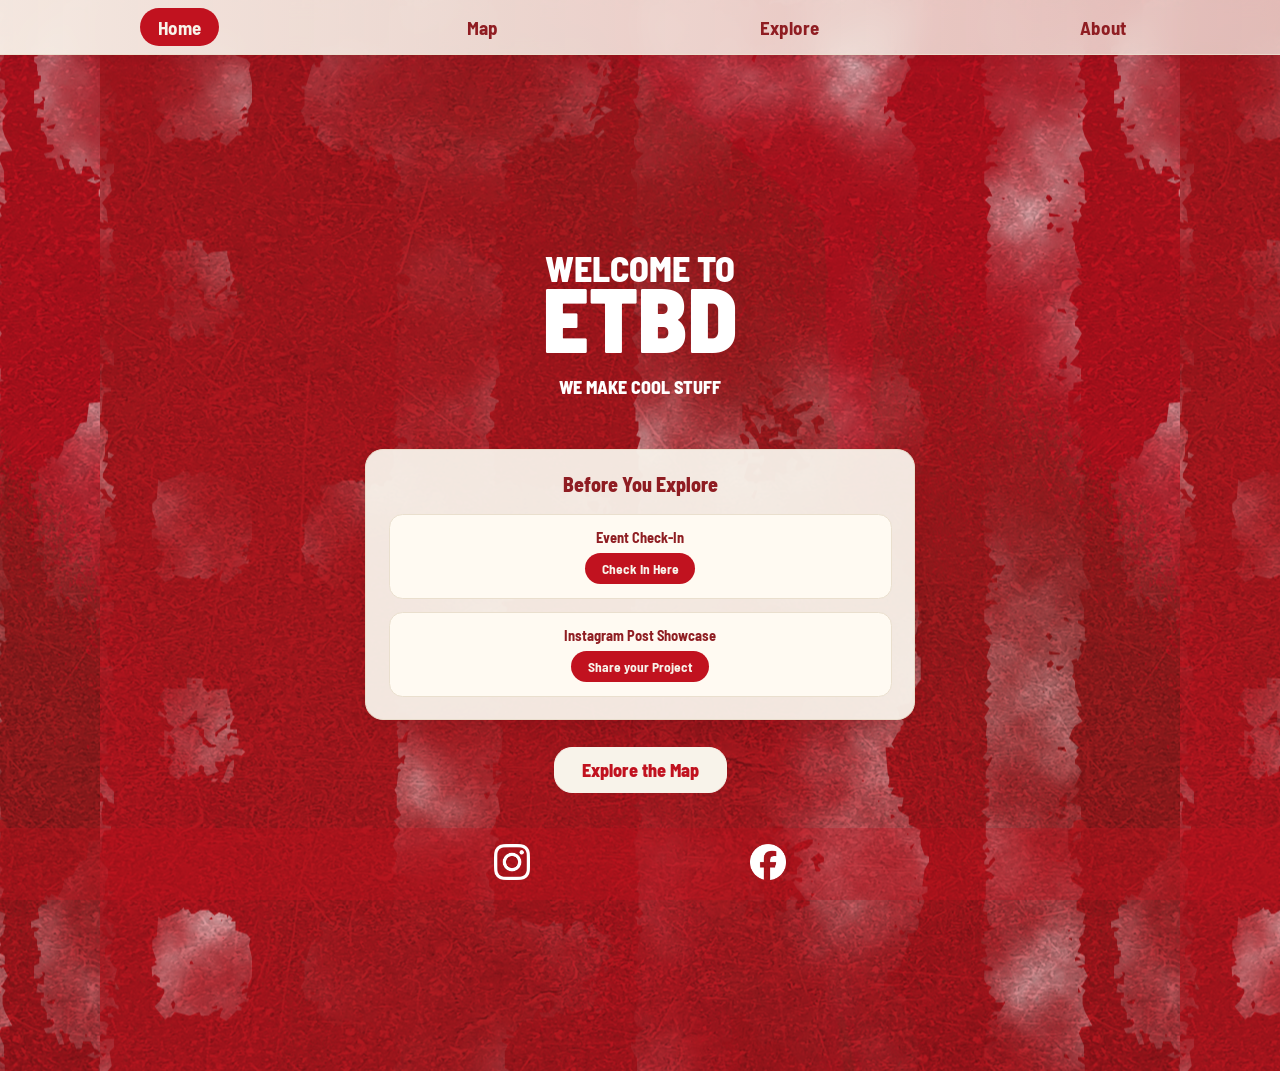
<file: index.html>
<!DOCTYPE html>
<html lang="en">
<head>

<!-- Google tag (gtag.js) -->
<script async src="https://www.googletagmanager.com/gtag/js?id=G-32Y0ZCCJEY"></script>
<script>
  window.dataLayer = window.dataLayer || [];
  function gtag(){dataLayer.push(arguments);}
  gtag('js', new Date());

  gtag('config', 'G-32Y0ZCCJEY');
</script>
    
    <meta charset="UTF-8">
    <meta name="viewport" content="width=device-width, initial-scale=1.0">
    <title>Home | ETBD Expo</title>
    <link rel="stylesheet" href="styles.css">
  <link rel="icon" type="image/png" href="img/expo-logo.png">
  <link href="https://fonts.googleapis.com/css2?family=Barlow+Semi+Condensed:wght@400;600;700;900&display=swap" rel="stylesheet">

</head>
<body>

    <div class="navigationBar">
        <ul>
            <li class="currentPage">
                Home
            </li>
            <li onclick="pageLocation('map')">
                Map
            </li>
            <li onclick="pageLocation('students')">
                Explore
            </li>
            <li onclick="pageLocation('about')">
                About
            </li>
        </ul>
    </div>
    <div class="welcome">
        WELCOME TO <br> <span>ETBD</span>
        <br>
        <div class="weMakeCoolStuff">
            WE MAKE COOL STUFF
        </div>
    </div>


<div class="homeLinksCard">
    <div class="homeLinksTitle">Before You Explore</div>
    
    <div class="homeLinkItem">
        <div class="homeLinkLabel">Event Check-In</div>
        <a href="https://docs.google.com/forms/d/1D2HYz9ed_ILV8TLLqUO8bffHyYlNYxWd59dJfTVcyK4/viewform?edit_requested=true&embedded=true" target="_blank">
            Check In Here
        </a>
    </div>

    <div class="homeLinkItem">
        <div class="homeLinkLabel">Instagram Post Showcase</div>
        <a href="https://docs.google.com/forms/d/e/1FAIpQLSdV9cLhLncEtPwNvlIvVVVgWW2L2VrUr2bzjmzdOdO4sL8mnQ/viewform?usp=dialog" target="_blank">
            Share your Project
        </a>
    </div>
</div>
  
  
<div class="ctaButton" onclick="pageLocation('map')">Explore the Map</div>    
    <div class="footerHolder">
        <div class="footer">
            <ul>
                <li onclick="goInstagram()">
                    <img src="img/instagram.png">
                </li>
                <li onclick="goFacebook()">
                    <img src="img/facebook.png">
                </li>
            </ul>
        </div>
    </div>
    <script src="script.js"></script>
</body>
</html>
</file>
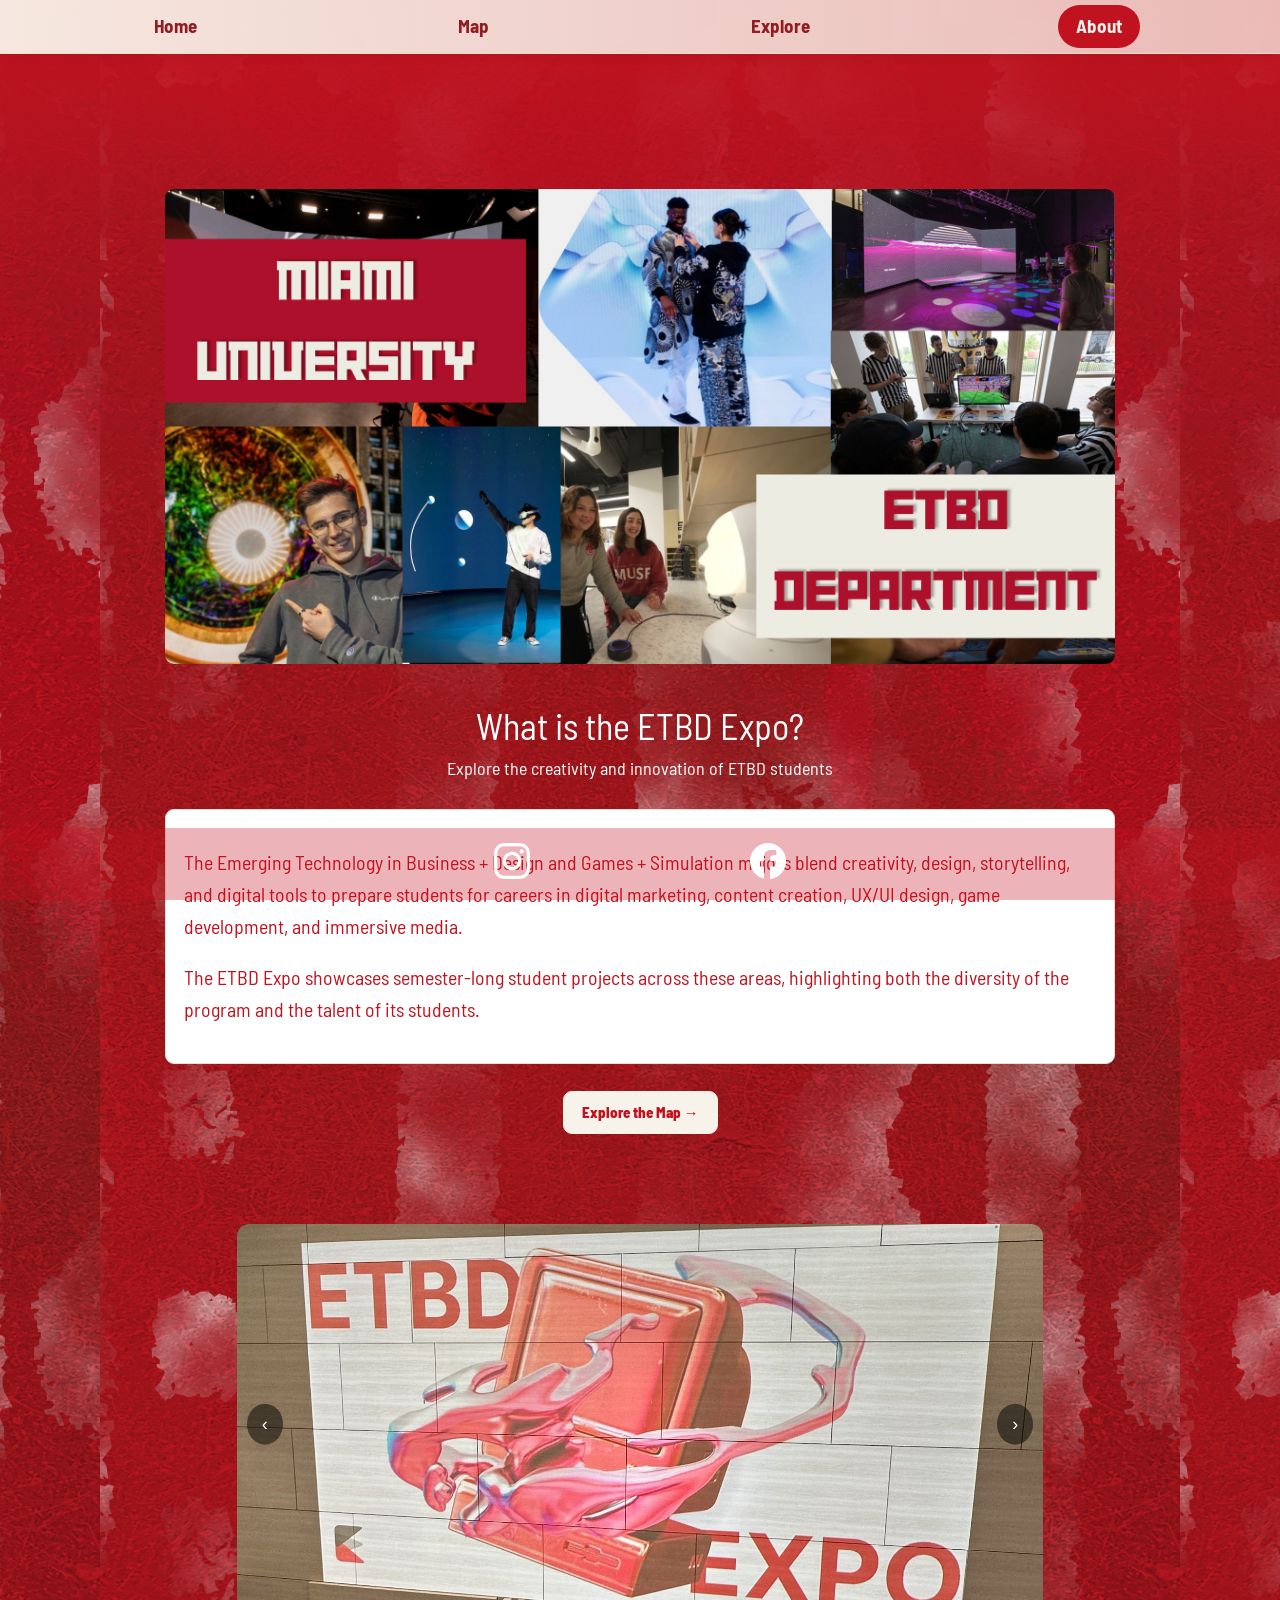
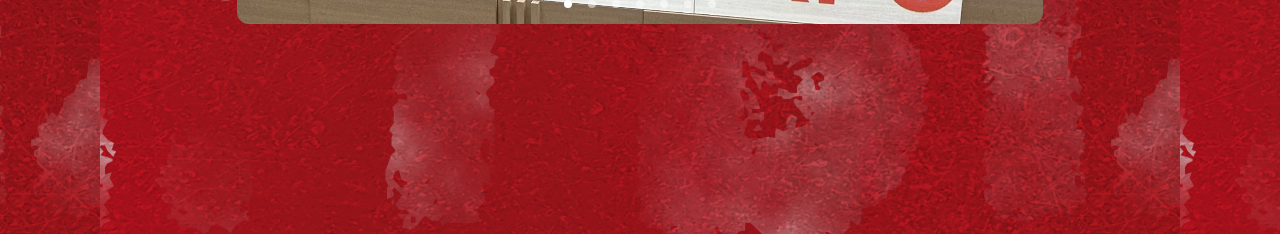
<file: about.html>
<!DOCTYPE html>
<html lang="en">

<head>
    <!-- Google tag (gtag.js) -->
    <script async src="https://www.googletagmanager.com/gtag/js?id=G-32Y0ZCCJEY"></script>
    <script>
        window.dataLayer = window.dataLayer || [];
        function gtag() { dataLayer.push(arguments); }
        gtag('js', new Date());

        gtag('config', 'G-32Y0ZCCJEY');
    </script>

    <meta charset="UTF-8">
    <meta name="viewport" content="width=device-width, initial-scale=1.0">
    <title>About | ETBD Expo</title>
    <link rel="stylesheet" href="styles.css">
    <link rel="stylesheet" href="https://cdnjs.cloudflare.com/ajax/libs/materialize/1.0.0/css/materialize.min.css">
    <link rel="icon" type="image/png" href="img/expo-logo.png">
    <link href="https://fonts.googleapis.com/css2?family=Barlow+Semi+Condensed:wght@400;600;700;900&display=swap" rel="stylesheet">
</head>

<body>
    <div class="navigationBar">
        <ul>
            <li onclick="pageLocation('index')">
                Home
            </li>
            <li onclick="pageLocation('map')">
                Map
            </li>
            <li onclick="pageLocation('students')">
                Explore
            </li>
            <li class="currentPage" onclick="pageLocation('about')">
                About
            </li>
        </ul>
    </div>

    <div class="aboutPage">

        <div class="aboutImage">
            <img src="img/ETBD Collage.png" alt="ETBD Expo Collage">
        </div>

        <div class="aboutHeader">
            <h1>What is the ETBD Expo?</h1>
            <p>Explore the creativity and innovation of ETBD students</p>
        </div>

        <div class="aboutContainer">
            <div class="aboutCard">
                <p>
                    The Emerging Technology in Business + Design and Games + Simulation majors blend creativity, design, storytelling, and digital tools to prepare students for careers in digital marketing, content creation, UX/UI design, game development, and immersive media.
                </p>
            </div>

            <div class="aboutCard">
                <p>
                    The ETBD Expo showcases semester-long student projects across these areas, highlighting both the diversity of the program and the talent of its students.
                </p>
            </div>
        </div>

        <div class="aboutCTA" onclick="pageLocation('map')">
            Explore the Map →
        </div>

        <div class="container">
            <div class="carousel-wrapper">
                <div class="carousel carousel-slider" data-indicators="true">
                    <a class="carousel-item" href="#!"><img src="img/EXPO1.png" alt="Expo image 1"></a>
                    <a class="carousel-item" href="#!"><img src="img/EXPO2.jpg" alt="Expo image 2"></a>
                    <a class="carousel-item" href="#!"><img src="img/EXPO3.jpg" alt="Expo image 3"></a>
                    <a class="carousel-item" href="#!"><img src="img/EXPO4.jpg" alt="Expo image 4"></a>
                    <a class="carousel-item" href="#!"><img src="img/EXPO5.jpg" alt="Expo image 5"></a>
                    <a class="carousel-item" href="#!"><img src="img/EXPO6.jpg" alt="Expo image 6"></a>
                    <a class="carousel-item" href="#!"><img src="img/EXPO7.jpg" alt="Expo image 7"></a>
                </div>
                <button class="carousel-btn prev" aria-label="Previous slide">‹</button>
                <button class="carousel-btn next" aria-label="Next slide">›</button>
            </div>
        </div>

    </div>

    <div class="footerHolder">
        <div class="footer">
            <ul>
                <li onclick="goInstagram()">
                    <img src="img/instagram.png" alt="Instagram">
                </li>
                <li onclick="goFacebook()">
                    <img src="img/facebook.png" alt="Facebook">
                </li>
            </ul>
        </div>
    </div>

    <script src="https://cdnjs.cloudflare.com/ajax/libs/materialize/1.0.0/js/materialize.min.js"></script>
    <script src="script.js"></script>
</body>

</html>
</file>
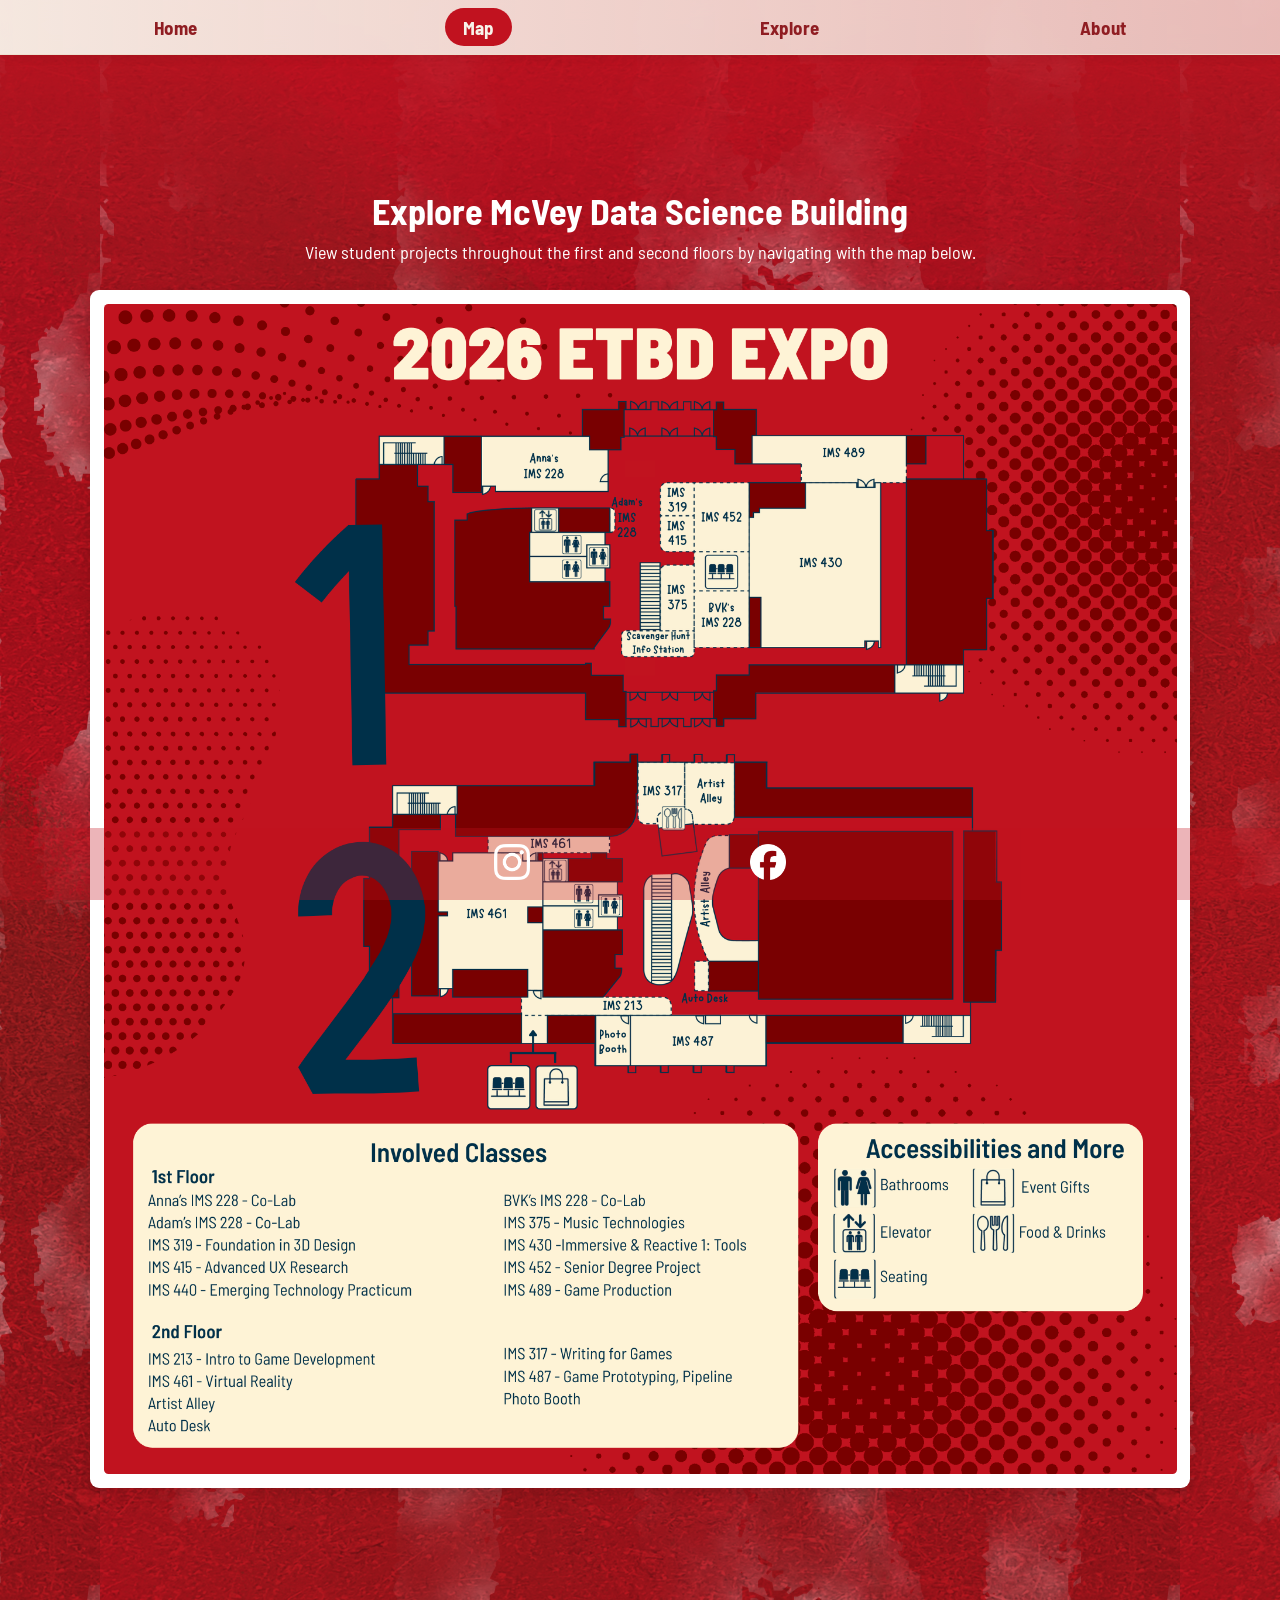
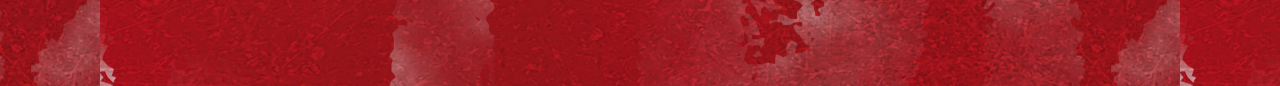
<file: map.html>
<!DOCTYPE html>
<html lang="en">
<head>
<!-- Google tag (gtag.js) -->
<script async src="https://www.googletagmanager.com/gtag/js?id=G-32Y0ZCCJEY"></script>
<script>
  window.dataLayer = window.dataLayer || [];
  function gtag(){dataLayer.push(arguments);}
  gtag('js', new Date());

  gtag('config', 'G-32Y0ZCCJEY');
</script>

    <meta charset="UTF-8">
    <meta name="viewport" content="width=device-width, initial-scale=1.0">
    <title>Map | ETBD Expo</title>
    <link rel="stylesheet" href="styles.css">
  <link rel="icon" type="image/png" href="img/expo-logo.png">
  <link href="https://fonts.googleapis.com/css2?family=Barlow+Semi+Condensed:wght@400;600;700;900&display=swap" rel="stylesheet">

</head>
<body>
    <div class="navigationBar">
        <ul>
            <li onclick="pageLocation('index')">Home</li>
            <li class="currentPage" onclick="pageLocation('map')">Map</li>
            <li onclick="pageLocation('students')">Explore</li>
            <li onclick="pageLocation('about')">About</li>
        </ul>
    </div>

    <main class="mapPage">
        <div class="mapHeader">
            <h1>Explore McVey Data Science Building</h1>
            <p>View student projects throughout the first and second floors by navigating with the map below.</p>
        </div>

        <div class="mapWrapper">
<div class="mapContainer activeMap" id="expoMap">
  <img src="img/OnlineMap.png" alt="ETBD Expo map" class="floorMap">

    <!-- Map pins disabled
    <button class="mapPin pin1" onclick="openMapCard('annas228')"></button>
    <button class="mapPin pin2" onclick="openMapCard('welcomeTable')"></button>
    <button class="mapPin pin3" onclick="openMapCard('ims452')"></button>
    <button class="mapPin pin4" onclick="openMapCard('ims489')"></button>
    <button class="mapPin pin5" onclick="openMapCard('ims440430')"></button>
    <button class="mapPin pin6" onclick="openMapCard('activityFirst')"></button>
    <button class="mapPin pin7" onclick="openMapCard('bvks228')"></button>
    <button class="mapPin pin8" onclick="openMapCard('ims317')"></button>
    <button class="mapPin pin9" onclick="openMapCard('artistAlley')"></button>
    <button class="mapPin pin10" onclick="openMapCard('ims461')"></button>
    <button class="mapPin pin11" onclick="openMapCard('ims213')"></button>
    <button class="mapPin pin12" onclick="openMapCard('seatingGoodies')"></button>
    <button class="mapPin pin13" onclick="openMapCard('activity204')"></button>
    <button class="mapPin pin14" onclick="openMapCard('ims487')"></button>
    <button class="mapPin pin15" onclick="openMapCard('foodDrinks')"></button>
    -->
</div>
        </div>
    </main>

    <!-- Map info popup disabled
    <div class="mapInfoPopup hidden" id="mapInfoPopup">
        <div class="mapInfoBox">
            <button class="closeInfoButton" onclick="closeMapCard()">✕</button>
            <h2 id="mapInfoTitle">Location</h2>
            <p id="mapInfoDescription">Description</p>
        </div>
    </div>
    -->

    <div class="footerHolder">
        <div class="footer">
            <ul>
                <li onclick="goInstagram()">
                    <img src="img/instagram.png" alt="Instagram">
                </li>
                <li onclick="goFacebook()">
                    <img src="img/facebook.png" alt="Facebook">
                </li>
            </ul>
        </div>
    </div>

    <script src="script.js"></script>
</body>
</html>
</file>
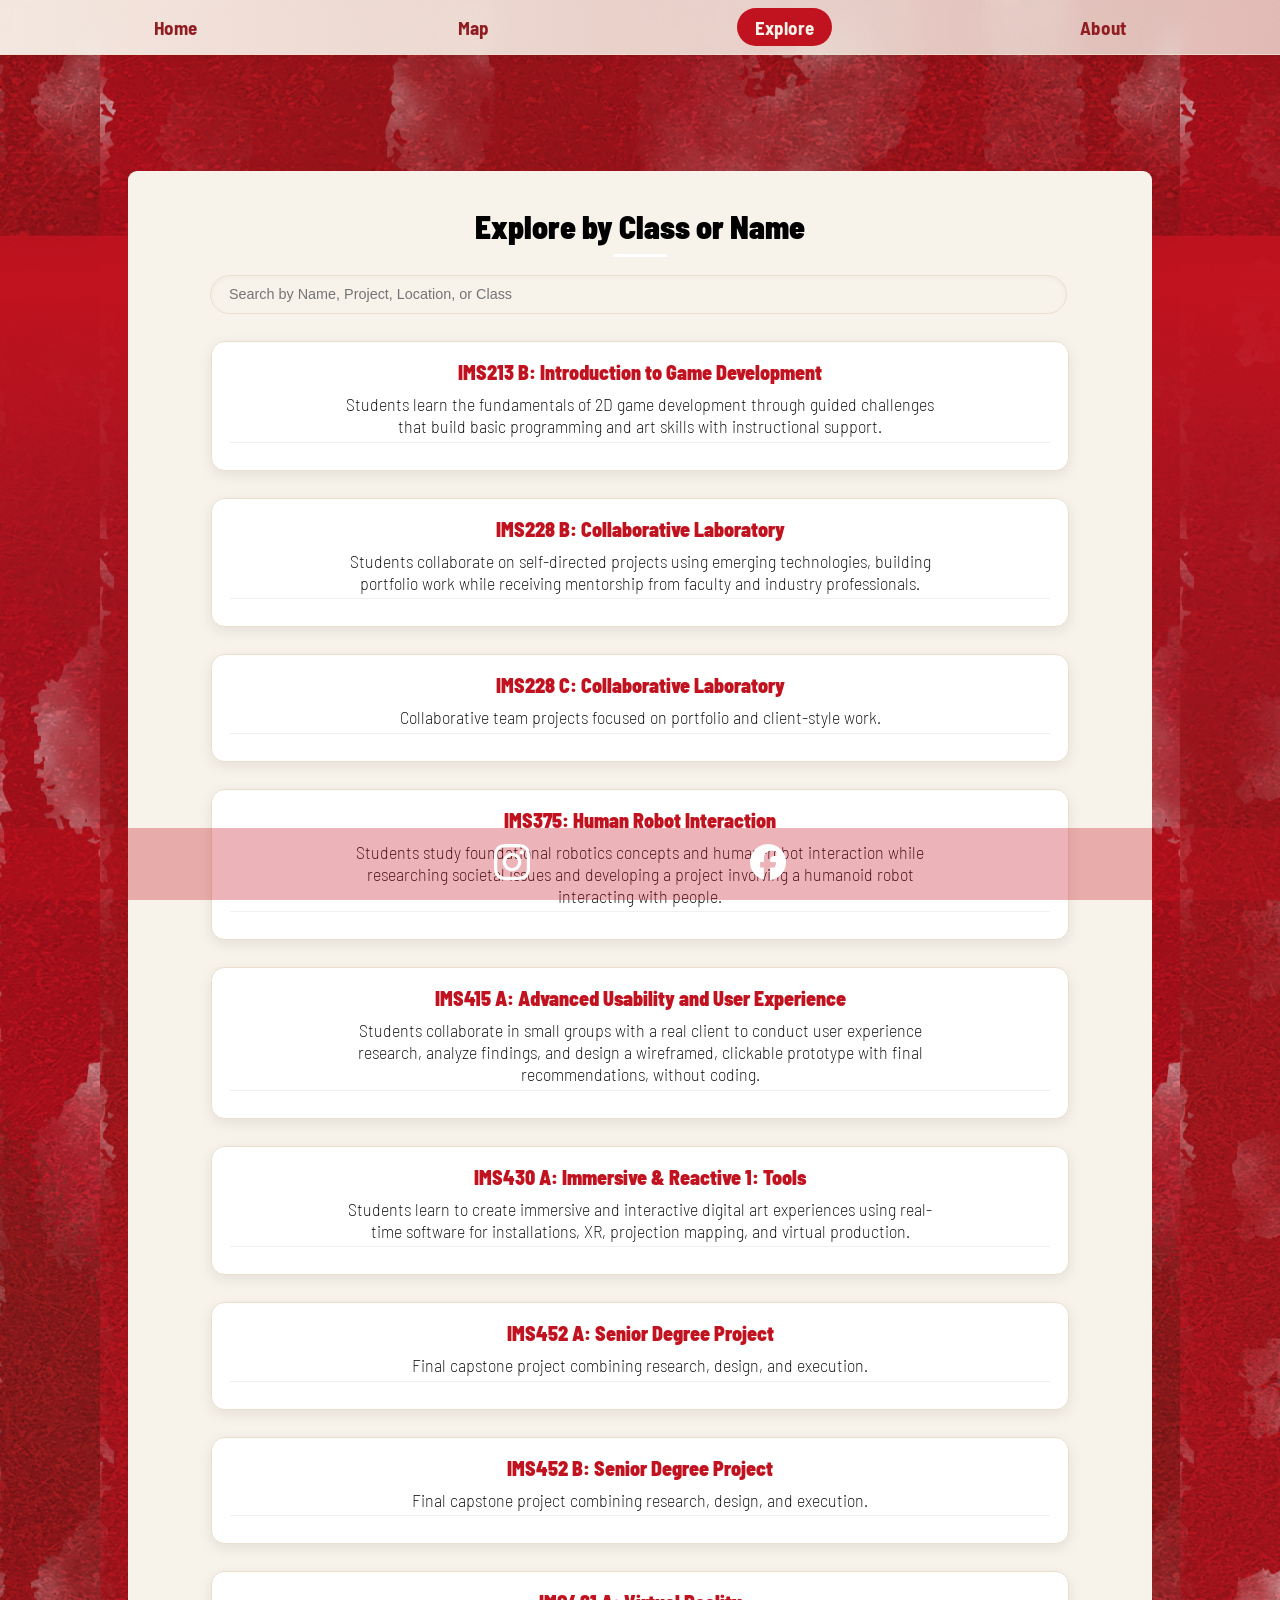
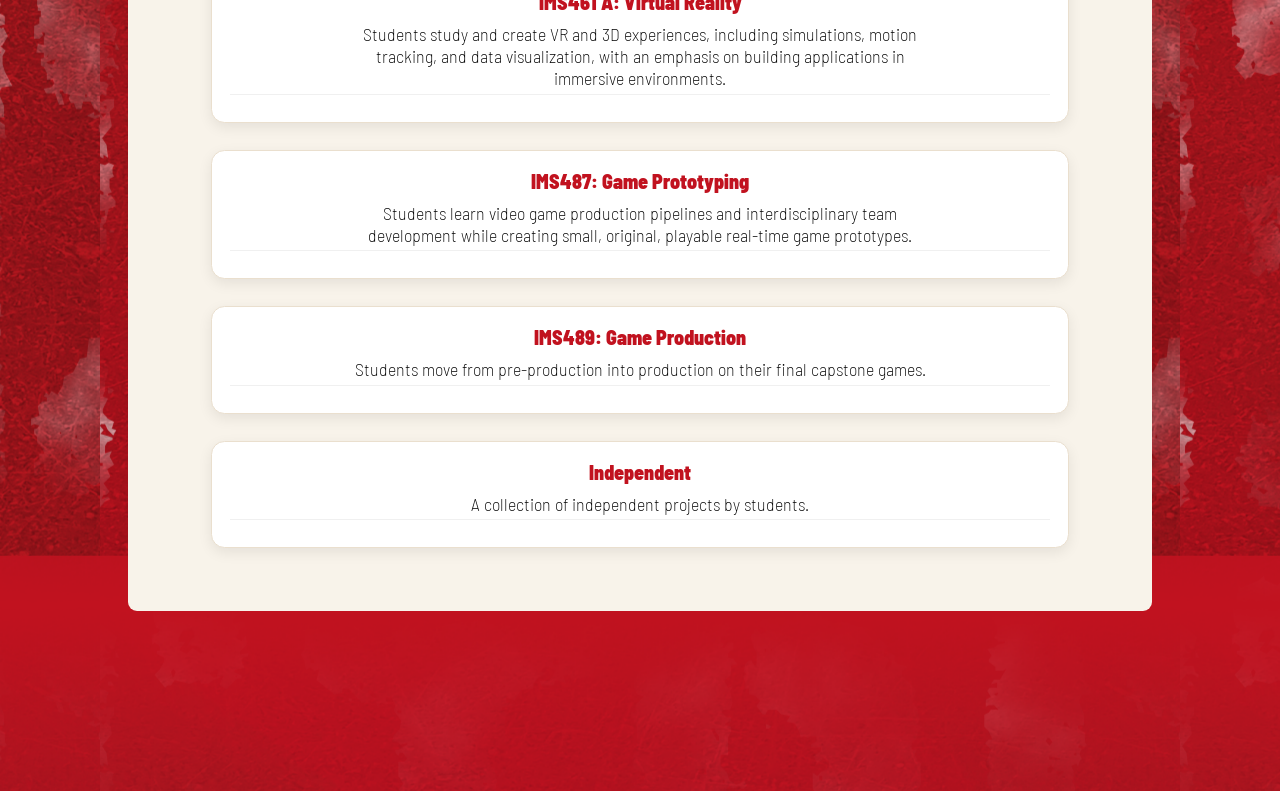
<file: students.html>
<!DOCTYPE html>
<html lang="en">

<head>

    <!-- Google tag (gtag.js) -->
<script async src="https://www.googletagmanager.com/gtag/js?id=G-32Y0ZCCJEY"></script>
<script>
  window.dataLayer = window.dataLayer || [];
  function gtag(){dataLayer.push(arguments);}
  gtag('js', new Date());

  gtag('config', 'G-32Y0ZCCJEY');
</script>
    
    <meta charset="UTF-8">
    <meta name="viewport" content="width=device-width, initial-scale=1.0">
    <title>Explore | ETBD Expo</title>
    <link rel="stylesheet" href="styles.css">
    <link rel="icon" type="image/png" href="img/expo-logo.png">
    <link href="https://fonts.googleapis.com/css2?family=Barlow+Semi+Condensed:wght@400;600;700;900&display=swap" rel="stylesheet">

</head>

<body>
    <div class="navigationBar">
        <ul>
            <li onclick="pageLocation('index')">
                Home
            </li>
            <li onclick="pageLocation('map')">
                Map
            </li>
            <li class="currentPage" onclick="pageLocation('students')">
                Explore
            </li>
            <li onclick="pageLocation('about')">
                About
            </li>
        </ul>
    </div>

    <div class="students">
        <div class="title">
            Explore by Class or Name
        </div>
        <!-- <div class="search">
            Search
        </div> -->
        <div class="searchBox">
            <input type="text" id="search" placeholder="Search by Name, Project, Location, or Class" class="search">
        </div>
        <div id="list"></div>
        <!-- <div class="studentList">
            <div class="class">
                <div class="title">IMS 430</div>
                <ul class="studentList">
                    <li class="red">Alex Carter — IMS430</li>
                    <li class="red">Riley Patel — IMS430</li>
                    <li class="red">Dakota Rivera — IMS430</li>
                    <li class="red">Blake Ward — IMS430</li>
                    <li class="red">Micah Griffin — IMS430</li>
                </ul>
            </div>

            <div class="class">
                <div class="title">IMS 440</div>
                <ul class="studentList">
                    <li class="red">Quinn Johnson — IMS440</li>
                    <li class="red">Charlie Foster — IMS440</li>
                    <li class="red">Finley Torres — IMS440</li>
                    <li class="red">Noel Myers — IMS440</li>
                    <li class="red">Ari Russell — IMS440</li>
                </ul>
            </div>

            <div class="class">
                <div class="title">IMS 452</div>
                <ul class="studentList">
                    <li class="blue">Jordan Lee — IMS452</li>
                    <li class="blue">Skyler Adams — IMS452</li>
                    <li class="blue">Kendall Price — IMS452</li>
                    <li class="blue">Lane Ford — IMS452</li>
                    <li class="blue">Corey Alexander — IMS452</li>
                </ul>
            </div>

            <div class="class">
                <div class="title">IMS 384</div>
                <ul class="studentList">
                    <li class="green">Taylor Smith — IMS384</li>
                    <li class="green">Sawyer Bennett — IMS384</li>
                    <li class="green">Marley Patterson — IMS384</li>
                    <li class="green">Reese Flores — IMS384</li>
                    <li class="green">Jamie Clark — IMS384</li>
                </ul>
            </div>

            <div class="class">
                <div class="title">IMS 418</div>
                <ul class="studentList">
                    <li class="orange">Morgan Reyes — IMS418</li>
                    <li class="orange">Logan Baker — IMS418</li>
                    <li class="orange">Tatum Diaz — IMS418</li>
                    <li class="orange">Ellis Hughes — IMS418</li>
                    <li class="orange">Remy Gonzales — IMS418</li>
                </ul>
            </div>

            <div class="class">
                <div class="title">IMS 359</div>
                <ul class="studentList">
                    <li class="yellow">Casey Nguyen — IMS359</li>
                    <li class="yellow">Hayden Cox — IMS359</li>
                    <li class="yellow">Shawn Bryant — IMS359</li>
                    <li class="yellow">Oakley Sullivan — IMS359</li>
                    <li class="yellow">Drew Wilson — IMS359</li>
                </ul>
            </div>

            <div class="class">
                <div class="title">IMS 392</div>
                <ul class="studentList">
                    <li class="blue">Parker Brown — IMS392</li>
                    <li class="blue">Jules Simmons — IMS392</li>
                    <li class="blue">Phoenix Gray — IMS392</li>
                    <li class="blue">River Long — IMS392</li>
                    <li class="blue">Zion Graham — IMS392</li>
                </ul>
            </div>

            <div class="class">
                <div class="title">IMS 486</div>
                <ul class="studentList">
                    <li class="green">Avery Kim — IMS486</li>
                    <li class="green">Emerson Hill — IMS486</li>
                    <li class="green">Kai Hamilton — IMS486</li>
                    <li class="green">Sage Hayes — IMS486</li>
                    <li class="green">Rowan Scott — IMS486</li>
                </ul>
            </div>

            <div class="class">
                <div class="title">IMS 518</div>
                <ul class="studentList">
                    <li class="orange">Quinn Johnson — IMS518</li>
                    <li class="orange">Jordan Lee — IMS518</li>
                    <li class="orange">Taylor Smith — IMS518</li>
                    <li class="orange">Morgan Reyes — IMS518</li>
                    <li class="orange">Casey Nguyen — IMS518</li>
                </ul>
            </div>
        </div> -->
    </div>
    <div class="footerHolder">
        <div class="footer">
            <ul>
                <li onclick="goInstagram()">
                    <img src="img/instagram.png">
                </li>
                <li onclick="goFacebook()">
                    <img src="img/facebook.png">
                </li>
            </ul>
        </div>
    </div>
    <script src="script.js"></script>
</body>

</html>
</file>
<file: styles.css>
body{
    margin: 0;
    background-image: url(img/background.png);
    background-size: fill;
    background-position: center;
    min-height: 100vh;
    background-color: #c1121f;
    padding-top: 9vh;
    padding-bottom: 10vh;
    font-family: 'Barlow Semi Condensed', sans-serif;
}

.navigationBar {
    position: fixed;
    top: 0;
    left: 0;
    width: 100%;
    height: 6vh;
    display: flex;
    justify-content: center;
    align-items: center;
    z-index: 1000;
    background: linear-gradient(
        90deg,
        rgba(248, 243, 234, 0.95),
        rgba(248, 243, 234, 0.75)
    );
    backdrop-filter: blur(10px);
    -webkit-backdrop-filter: blur(10px);
    border-bottom: 0.1vh solid rgba(234, 223, 206, 0.8);
    box-shadow: 0 0.4vh 1.2vh rgba(0,0,0,0.06);
}

.navigationBar ul{
    width: 90%;
    max-width: 1000px;
    margin: 0;
    padding: 0;
    display: flex;
    justify-content: space-between;
    align-items: center;
}

.navigationBar ul li{
    list-style: none;
    padding: 0.8vh 1.5vh;
    border-radius: 999px;
    font-family: 'Barlow Semi Condensed', sans-serif;
    font-size: 2.1vh;
    font-weight: 700;
    color: #8f1d22;
    background: none;
    border: none;
    transition: all 0.2s ease;
}

.navigationBar ul li:hover{
    cursor: pointer;
    background-color: rgba(193, 18, 31, 0.08);
    color: #c1121f;
}

.navigationBar ul li.currentPage{
    background-color: #c1121f;
    color: #f8f3ea;
    padding: 0.8vh 2vh;
}

.welcome{
    color: #ffffff;
    font-family: 'Barlow Semi Condensed', sans-serif;
    font-weight: 800;
    text-align: center;
    width: 100%;
    margin-top: 18vh;
    font-size: 4vh;
    line-height: 5.5vh;
}

.welcome span{
    font-size: 10vh;
    font-weight: 900;
}

.weMakeCoolStuff{
    font-size: 2vh;
    font-family: 'Barlow Semi Condensed', sans-serif;
    animation: linear weMakeCoolStuff infinite 4s;
}

@keyframes weMakeCoolStuff{
    0%{
        font-family: 'Barlow Semi Condensed', sans-serif;
    }
    10%{
        font-family:'Gill Sans', 'Gill Sans MT', Calibri, 'Trebuchet MS', sans-serif;
    }
    20%{
        font-family:'Franklin Gothic Medium', 'Arial Narrow', Arial, sans-serif;
    }
    30%{
        font-family:'Gill Sans', 'Gill Sans MT', Calibri, 'Trebuchet MS', sans-serif;
    }
    40%{
        font-family:'Lucida Sans', 'Lucida Sans Regular', 'Lucida Grande', 'Lucida Sans Unicode', Geneva, Verdana, sans-serif;
    }
    50%{
        font-family:'Times New Roman', Times, serif;
    }
    60%{
        font-family:'Trebuchet MS', 'Lucida Sans Unicode', 'Lucida Grande', 'Lucida Sans', Arial, sans-serif;
    }
    70%{
        font-family:Arial, Helvetica, sans-serif;
    }
    80%{
        font-family:Cambria, Cochin, Georgia, Times, 'Times New Roman', serif;
    }
    90%{
        font-family:Georgia, 'Times New Roman', Times, serif;
    }
    100%{
        font-family:Verdana, Geneva, Tahoma, sans-serif;
    }
}

.introPopup{
    position: fixed;
    top: 0;
    left: 0;
    width: 100%;
    height: 100vh;
    background-color: rgba(0, 0, 0, 0.75);
    display: flex;
    justify-content: center;
    align-items: center;
    z-index: 999;
}

.popupBox{
    width: 40%;
    min-width: 300px;
    padding: 3vh;
    background-color: #c1121f;
    border: 0.2vh solid #ffffff;
    border-radius: 2vh;
    color: white;
    font-family: 'Barlow Semi Condensed', sans-serif;
    text-align: center;
    box-sizing: border-box;
}

.popupBox h1{
    margin-top: 0;
    font-size: 3vh;
}

.popupBox p{
    font-size: 1.8vh;
    line-height: 1.5;
}

.popupBox ul{
    text-align: left;
    margin: 2vh auto;
    width: 80%;
}

.popupBox li{
    margin-bottom: 1vh;
    font-size: 1.6vh;
}

.popupBox button {
    padding: 1vh 2vh;
    border: 0.1vh solid #f8f3ea;
    background-color: #f8f3ea;
    color: #c1121f;
    border-radius: 1vh;
    font-weight: 800;
    cursor: pointer;
    transition: all 0.2s ease;
}

.popupBox button:hover {
    background-color: #c1121f;
    color: #f8f3ea;
    border: 0.1vh solid #f8f3ea;
}

.class .title{
    font-size: 2.2vh;
    font-weight: 900;
    color: #c1121f;
    margin-bottom: 1vh;
    padding-bottom: 0.5vh;
    border-bottom: 0.2vh solid #f0f0f0;
    font-family: 'Barlow Semi Condensed', sans-serif;
}
.class .IMS213B_IntroductiontoGameDevelopment::after{
    width: 80%;
    margin-left: 10%;
    content: "Students learn the fundamentals of 2D game development through guided challenges that build basic programming and art skills with instructional support.";
    height: fit-content;
    color: #000000;
    text-align: center;
    font-weight: 200;
    font-size: 2vh;
}
.class .IMS228C_CollaborativeLaboratory::after{
    width: 80%;
    margin-left: 10%;
    content: "Collaborative team projects focused on portfolio and client-style work.";
    height: fit-content;
    color: #000000;
    text-align: center;
    font-weight: 200;
    font-size: 2vh;
}
.class .IMS452B_SeniorDegreeProject::after{
    width: 80%;
    margin-left: 10%;
    content: "Final capstone project combining research, design, and execution.";
    height: fit-content;
    color: #000000;
    text-align: center;
    font-weight: 200;
    font-size: 2vh;
}
.class .IMS430A_ImmersiveReactive1_Tools::after{
    width: 80%;
    margin-left: 10%;
    content: "Students learn to create immersive and interactive digital art experiences using real-time software for installations, XR, projection mapping, and virtual production.";
    height: fit-content;
    color: #000000;
    text-align: center;
    font-weight: 200;
    font-size: 2vh;
}







.class .IMS228B_CollaborativeLaboratory::after{
    width: 80%;
    margin-left: 10%;
    content: "Students collaborate on self-directed projects using emerging technologies, building portfolio work while receiving mentorship from faculty and industry professionals.";
    height: fit-content;
    color: #000000;
    text-align: center;
    font-weight: 200;
    font-size: 2vh;
}
.class .IMS375_HumanRobotInteraction::after{
    width: 80%;
    margin-left: 10%;
    content: "Students study foundational robotics concepts and human-robot interaction while researching societal issues and developing a project involving a humanoid robot interacting with people.";
    height: fit-content;
    color: #000000;
    text-align: center;
    font-weight: 200;
    font-size: 2vh;
}
.class .IMS415A_AdvancedUsabilityandUserExperience::after{
    width: 80%;
    margin-left: 10%;
    content: "Students collaborate in small groups with a real client to conduct user experience research, analyze findings, and design a wireframed, clickable prototype with final recommendations, without coding.";
    height: fit-content;
    color: #000000;
    text-align: center;
    font-weight: 200;
    font-size: 2vh;
}
.class .IMS452A_SeniorDegreeProject::after{
    width: 80%;
    margin-left: 10%;
    content: " Final capstone project combining research, design, and execution.";
    height: fit-content;
    color: #000000;
    text-align: center;
    font-weight: 200;
    font-size: 2vh;
}
.class .IMS461A_VirtualReality::after{
    width: 80%;
    margin-left: 10%;
    content: "Students study and create VR and 3D experiences, including simulations, motion tracking, and data visualization, with an emphasis on building applications in immersive environments.";
    height: fit-content;
    color: #000000;
    text-align: center;
    font-weight: 200;
    font-size: 2vh;
}
.class .IMS487A_GamePrototypingPipelineandProduction::after{
    width: 80%;
    margin-left: 10%;
    content: "Students learn video game production pipelines and interdisciplinary team development while creating small, original, playable real-time game prototypes.";
    height: fit-content;
    color: #000000;
    text-align: center;
    font-weight: 200;
    font-size: 2vh;
}
.class .IMS487_GamePrototyping::after{
    width: 80%;
    margin-left: 10%;
    content: "Students learn video game production pipelines and interdisciplinary team development while creating small, original, playable real-time game prototypes.";
    height: fit-content;
    color: #000000;
    text-align: center;
    font-weight: 200;
    font-size: 2vh;
}
.class .IMS489_GameProduction::after{
    width: 80%;
    margin-left: 10%;
    content: "Students move from pre-production into production on their final capstone games.";
    height: fit-content;
    color: #000000;
    text-align: center;
    font-weight: 200;
    font-size: 2vh;
}
.class .Independent::after{
    width: 80%;
    margin-left: 10%;
    content: "A collection of independent projects by students.";
    height: fit-content;
    color: #000000;
    text-align: center;
    font-weight: 200;
    font-size: 2vh;
}
.class{
    /* background-color: #bababa; */
    width: 80%;
    margin: 3vh auto;
    padding: 2vh;
    border-radius: 1.5vh;
    border: 1px solid #eadfce;
    background-color: #ffffff;
    box-shadow: 0 0.5vh 1.5vh rgba(0,0,0,0.08);
    transition: transform 0.2s ease, box-shadow 0.2s ease;
}


.class:hover {
    transform: translateY(-0.3vh);
    box-shadow: 0 0.8vh 2vh rgba(0,0,0,0.12);
}

.students{
    width: 80%;
    margin-left: 10%;
    color: #000000;
    font-family: 'Barlow Semi Condensed', sans-serif;
    margin-top: 10vh;
    background-color: #f8f3ea;
    border-radius: 1vh;
    padding-bottom: 1vh;
    padding-top: 2vh;
    margin-bottom: 10vh;
    padding: 4vh 0;
}

.student{
    background-color: #ffffff;
    border-radius: 2vh;
    margin-bottom: 1vh;
    padding: 1vh;
    width: fit-content;
    padding-right: 10vh;
}

.search {
    width: 80%;
    margin-left: 8%;
    padding: 1.2vh 2vh;
    border-radius: 999px;
    background-color: #f8f3ea;
    color: #8f1d22;
    font-size: 1.6vh;
    border: 0.1vh solid #eadfce;
    box-shadow: inset 0 0.2vh 0.6vh rgba(0,0,0,0.04);
    outline: none;
    transition: all 0.2s ease;
    cursor: text;
}

.search:focus {
    border-color: #c1121f;
    box-shadow: 0 0 0 0.3vh rgba(193, 18, 31, 0.15);
}

.students .title{
    text-align: center;
    font-weight: 900;
    padding-right: 4vh;
    padding-left: 4vh;
    font-family: 'Barlow Semi Condensed', sans-serif;
}

.studentList {
    padding-left: 0;
    margin: 0;
}

.studentList li {
    padding: 0.8vh 1vh;
    margin: 0.5vh 0;
    border-radius: 0.8vh;
    transition: background 0.2s ease;
}

.studentList li:hover {
    background-color: #f7f7f7;
}

.studentList ul{
    list-style-type: none;
    padding-left: 4vh;
}

.students .red::before,
.students .orange::before,
.students .yellow::before,
.students .green::before,
.students .blue::before{
    content: '';
    display: inline-block;
    width: 1vh;
    height: 1vh;
    border-radius: 0.5vh;
    margin-right: 0.5vh;
}

.students .red::before{
    background-color: #f00000;
}

.students .orange::before{
    background-color: #f0a000;
}

.students .yellow::before{
    background-color: #efd126;
}

.students .green::before{
    background-color: #0bc52a;
}

.students .blue::before{
    background-color: #0f82cf;
}

.about{
    width: 90%;
    max-width: 700px;
    margin: 14vh auto 10vh auto;
    text-align: left; 
}

.student .artistAlley::before{
    background-color: #f0a000;
    width: 1vh;
    height: 1vh;
    border-radius: 0.5vh;
    content: "";
    display: inline-block;
    margin-right: 1vh;
}
.student .xrStage::before{
    background-color: #50de5c;
    width: 1vh;
    height: 1vh;
    border-radius: 0.5vh;
    content: "";
    display: inline-block;
    margin-right: 1vh;
}
.student .refreshments::before{
    background-color: #d958bf;
    width: 1vh;
    height: 1vh;
    border-radius: 0.5vh;
    content: "";
    display: inline-block;
    margin-right: 1vh;
}

.student .room203::before{
    background-color: #f00004;
    width: 1vh;
    height: 1vh;
    border-radius: 0.5vh;
    content: "";
    display: inline-block;
    margin-right: 1vh;
}
.student .artistAlley::before{
    background-color: #f0a000;
    width: 1vh;
    height: 1vh;
    border-radius: 0.5vh;
    content: "";
    display: inline-block;
    margin-right: 1vh;
}
.student .room160::before{
    background-color: #1ec7ab;
    width: 1vh;
    height: 1vh;
    border-radius: 0.5vh;
    content: "";
    display: inline-block;
    margin-right: 1vh;
}
.student .other::before{
    background-color: #2a2a2a;
    width: 1vh;
    height: 1vh;
    border-radius: 0.5vh;
    content: "";
    display: inline-block;
    margin-right: 1vh;
}
.student .lobby::before{
    background-color: #9dd9e1;
    width: 1vh;
    height: 1vh;
    border-radius: 0.5vh;
    content: "";
    display: inline-block;
    margin-right: 1vh;
}
.about .title{
    font-size: 4vh;
    font-weight: 900;
    margin-bottom: 1vh;
    color: #c1121f;
    background-color: #ffffff;
    width: fit-content;
    padding: 0.4vh;
    font-family: 'Barlow Semi Condensed', sans-serif;
}

.section{
    background-color: #ffffff;
    color: #c1121f;
    border-radius: 1.5vh;
    padding: 2vh 2.5vh;
    margin-bottom: 2vh;
    box-shadow: 0 0.5vh 1vh rgba(0,0,0,0.1);
    border: 1px solid #eadfce;
}

.information, .section p{
    font-size: 1.8vh;
    line-height: 1.7;
}

.footerHolder{
    width: 100%;
    height: 8vh;
    background-color: #c1121f50;
    position: fixed;
    bottom: 0;
    left: 0;
    z-index: 900;
}

.footer{
    margin-bottom: 2vh;
    justify-content: center;
    width: 40%;
    margin-left: 30%;
}

.footer ul{
    width: 100%;
    display: flex;
    justify-content: space-around;
    margin-left: 0vh;
    padding-left: 0vh;
}

.footer ul li{
    list-style-type: none;
    padding-left: 0vh;
    margin-left: 0vh;
}

.footer ul li img{
    height: 4vh;
}

.mapPage{
    width: 90%;
    margin-left: 5%;
    margin-top: 12vh;
    font-family: 'Barlow Semi Condensed', sans-serif;
}

.mapHeader{
    text-align: center;
    color: #ffffff;
    margin-bottom: 3vh;
}

.mapHeader h1{
    margin-bottom: 1vh;
    font-size: 4vh;
}

.mapHeader p{
    margin-top: 0;
    font-size: 2vh;
}

.mapWrapper{
    width: 100%;
    display: flex;
    justify-content: center;
    margin-bottom: 12vh;
}

.mapContainer{
    position: relative;
    width: 100%;
    max-width: 1100px;
    background-color: #ffffff;
    border-radius: 1vh;
    padding: 1.5vh;
    box-sizing: border-box;
    box-shadow: 0 0.5vh 1.5vh rgba(0,0,0,0.12);
}

.mapContainer.activeMap{
    display: block;
}

.floorMap{
    width: 100%;
    height: auto;
    display: block;
    border-radius: 0.5vh;
}

.mapPin{
    position: absolute;
    width: 1.8%;
    min-width: 16px;
    max-width: 24px;
    aspect-ratio: 1 / 1;
    border-radius: 50%;
    border: 0.18vw solid #ffffff;
    background-color: #ff1d1d;
    cursor: pointer;
    transform: translate(-50%, -50%);
    box-shadow: 0 0 0 0.15vw rgba(0,0,0,0.2);
    z-index: 5;
}

.mapPin:hover{
    transform: translate(-50%, -50%) scale(1.1);
}

.pin1{ left: 21.7%; top: 13.8%; }   /* Anna's IMS 228 */
.pin2{ left: 47.8%; top: 13.5%; }   /* Welcome Table */
.pin3{ left: 61.2%; top: 13.4%; }   /* IMS 452 */
.pin4{ left: 83.4%; top: 14.3%; }   /* IMS 489 */
.pin5{ left: 80.2%; top: 20.9%; }   /* IMS 440 + IMS 430 */
.pin6{ left: 42.6%; top: 44.1%; }   /* Activity */
.pin7{ left: 52.0%; top: 43.4%; }   /* BVK's IMS 228 */
.pin8{ left: 46.9%; top: 66.0%; }   /* IMS 317 */
.pin9{ left: 55.2%; top: 84.2%; }   /* Artist Alley */
.pin10{ left: 20.4%; top: 88.5%; }  /* IMS 461 */
.pin11{ left: 43.3%; top: 93.8%; }  /* IMS 213 */
.pin12{ left: 24.8%; top: 94.7%; }  /* Seating / Goodies */
.pin13{ left: 42.5%; top: 98.2%; }  /* Activity 204 */
.pin14{ left: 60.6%; top: 96.5%; }  /* IMS 487 */
.pin15{ left: 47.2%; top: 69.7%; }  /* Food / Drinks */

.mapInfoPopup{
    position: fixed;
    top: 0;
    left: 0;
    width: 100%;
    height: 100vh;
    display: flex;
    justify-content: center;
    align-items: center;
    z-index: 1000;
    background-color: rgba(30, 20, 10, 0.55);
}

.mapInfoPopup.hidden{
    display: none;
}

.mapInfoBox{
    position: relative;
    width: 40%;
    min-width: 300px;
    max-width: 520px;
    background-color: #f8f3ea;
    color: #161616;
    border-radius: 2vh;
    padding: 3vh;
    box-sizing: border-box;
    text-align: left;
}

.mapInfoBox h2{
    margin-top: 0;
    color: #c1121f;
    font-size: 3vh;
}

.mapInfoBox p{
    font-size: 1.8vh;
    line-height: 1.5;
}

.closeInfoButton{
    position: absolute;
    top: 1.2vh;
    right: 1.2vh;
    border: none;
    background: none;
    font-size: 2.5vh;
    cursor: pointer;
    color: #c1121f;
    font-weight: bold;
}

.ctaButton{
    margin-top: 3vh;
    padding: 1.2vh 3vh;
    background-color: #f8f3ea;
    color: #c1121f;
    border: 0.1vh solid #f8f3ea;
    font-weight: 800;
    border-radius: 2vh;
    font-size: 2vh;
    cursor: pointer;
    transition: all 0.2s ease;
    display: block;
    width: fit-content;
    margin: 3vh auto;
    font-family: 'Barlow Semi Condensed', sans-serif;
}

.about {
   width: 90%;
   max-width: 800px;
   margin: 40px auto;
   text-align: center;
   margin-top: 14vh;
}

.title{
    font-size: 3.5vh;
    font-weight: 800;
    margin-bottom: 2vh;
    text-align: center;
}

.title::after{
    content: '';
    display: block;
    width: 6vh;
    height: 0.3vh;
    background-color: #ffffff;
    margin: 1vh auto 0 auto;
}

.aboutPage{
    width: 90%;
    margin-left: 5%;
    margin-top: 12vh;
    font-family: 'Barlow Semi Condensed', sans-serif;
}

.aboutHeader{
    text-align: center;
    color: #ffffff;
    margin-bottom: 3vh;
}

.aboutHeader h1{
    margin-bottom: 1vh;
    font-size: 4vh;
}

.aboutHeader p{
    margin-top: 0;
    font-size: 2vh;
}

.aboutContainer{
    width: 100%;
    max-width: 950px;
    margin: 0 auto;
    background-color: #ffffff;
    border-radius: 1vh;
    padding: 2vh;
    box-sizing: border-box;
    border: 1px solid #eadfce;
}

.aboutCard{
    margin-bottom: 2vh;
    font-size: 2.2vh;
    line-height: 1.6;
    color: #c1121f;
}

.aboutCTA{
    margin-top: 3vh;
    margin-bottom: 10vh;
    text-align: center;
    padding: 1vh 2vh;
    background-color: #f8f3ea;
    color: #c1121f;
    border: 0.1vh solid #f8f3ea;
    border-radius: 1vh;
    font-weight: 800;
    width: fit-content;
    margin-left: auto;
    margin-right: auto;
    cursor: pointer;
}

.aboutCTA:hover{
    background-color: #c1121f;
    color: #ffffff;
}

.information {
   font-size: 1em;
   line-height: 1.6;
}

.aboutImage{
    display: flex;
    justify-content: center;
    margin-bottom: 3vh;
}

.aboutImage img{
    width: 100%;
    max-width: 950px; 
    border-radius: 1vh;
    object-fit: cover;
}

.carousel-container {
   position: relative;
   overflow: hidden;
   width: 90%;
   max-width: 600px;
   margin: 40px auto;
   background-color: #f0f0f0;
   padding-bottom: 20px;
   border-radius: 10px;
}

.carousel-wrapper {
   position: relative;
}

.carousel-btn {
   position: absolute;
   top: 50%;
   transform: translateY(-50%);
   background-color: rgba(0,0,0,0.6);
   color: white;
   border: none;
   padding: 10px 14px;
   cursor: pointer;
   border-radius: 50%;
   font-size: 24px;
   z-index: 20;
}

.carousel-btn.prev { left: 10px; }
.carousel-btn.next { right: 10px; }

.carousel-track {
   display: flex;
   transition: transform 0.4s ease-in-out;
   gap: 10px;
}

.carousel-track img {
   flex: 0 0 auto;
   width: 200px;
   aspect-ratio: 1 / 1;
   object-fit: cover;
   border-radius: 5px;
}

.carousel .indicators {
    bottom: 10px !important;
}

.carousel .indicators .indicator-item {
    margin: 0 8px !important;
}

.footerHolder {
    margin-top: 20px;
}

.carousel-btn {
   position: absolute;
   top: 50%;
   transform: translateY(-50%);
   background-color: rgba(0,0,0,0.5);
   color: white;
   border: none;
   padding: 10px 15px;
   cursor: pointer;
   border-radius: 50%;
   font-size: 18px;
   z-index: 10;
}

.carousel-btn.prev { left: 10px; }
.carousel-btn.next { right: 10px; }

@media screen and (max-width: 768px){
    .mapPage{
        width: 96%;
        margin-left: 2%;
        margin-top: 11vh;
    }

    .mapHeader h1{
        font-size: 3vh;
    }

    .mapHeader p,
    .mapInfoBox p{
        font-size: 1.7vh;
    }

    .mapInfoBox{
        width: 88%;
    }

    .mapPin{
        width: 2.4%;
        min-width: 10px;
        max-width: 14px;
    }

    .popupBox{
        width: 88%;
    }

    .carousel-track img {
        width: 120px;
    }
}

.carousel {
    height: 320px;
    margin-top: 60px;
    margin-bottom: 120px;
}

.carousel .carousel-item {
    width: 100% !important;
    height: 100% !important;
}

.carousel .carousel-item img {
    width: 100%;
    height: 100%;
    object-fit: cover;
    border-radius: 12px;
}

@media screen and (max-width: 768px) {
    .carousel {
        height: 240px;
    }

    .carousel .carousel-item {
        width: 100% !important;
        height: 100% !important;
    }
}


.homeLinksCard {
    width: 85%;
    max-width: 550px;
    margin: 4vh auto 3vh auto;
    background-color: rgba(248, 243, 234, 0.95);
    border: 0.1vh solid #eadfce;
    border-radius: 2vh;
    padding: 2.5vh;
    box-sizing: border-box;
    box-shadow: 0 1vh 2vh rgba(0,0,0,0.08);
    text-align: center;
    font-family: 'Barlow Semi Condensed', sans-serif;
}

.homeLinksTitle {
    font-size: 2.2vh;
    font-weight: 800;
    color: #8f1d22;
    margin-bottom: 2vh;
}

.homeLinkItem {
    background-color: #fffaf2;
    border: 0.1vh solid #eadfce;
    border-radius: 1.5vh;
    padding: 1.5vh;
    margin-bottom: 1.5vh;
}

.homeLinkItem:last-child {
    margin-bottom: 0;
}

.homeLinkLabel {
    font-size: 1.6vh;
    font-weight: 700;
    color: #8f1d22;
    margin-bottom: 0.8vh;
}

.homeLinkItem a {
    display: inline-block;
    padding: 0.8vh 1.8vh;
    border-radius: 999px;
    background-color: #c1121f;
    color: #f8f3ea;
    text-decoration: none;
    font-size: 1.5vh;
    font-weight: 700;
    transition: all 0.2s ease;
}

.homeLinkItem a:hover {
    background-color: #8f1d22;
    transform: translateY(-0.1vh);
}
</file>
